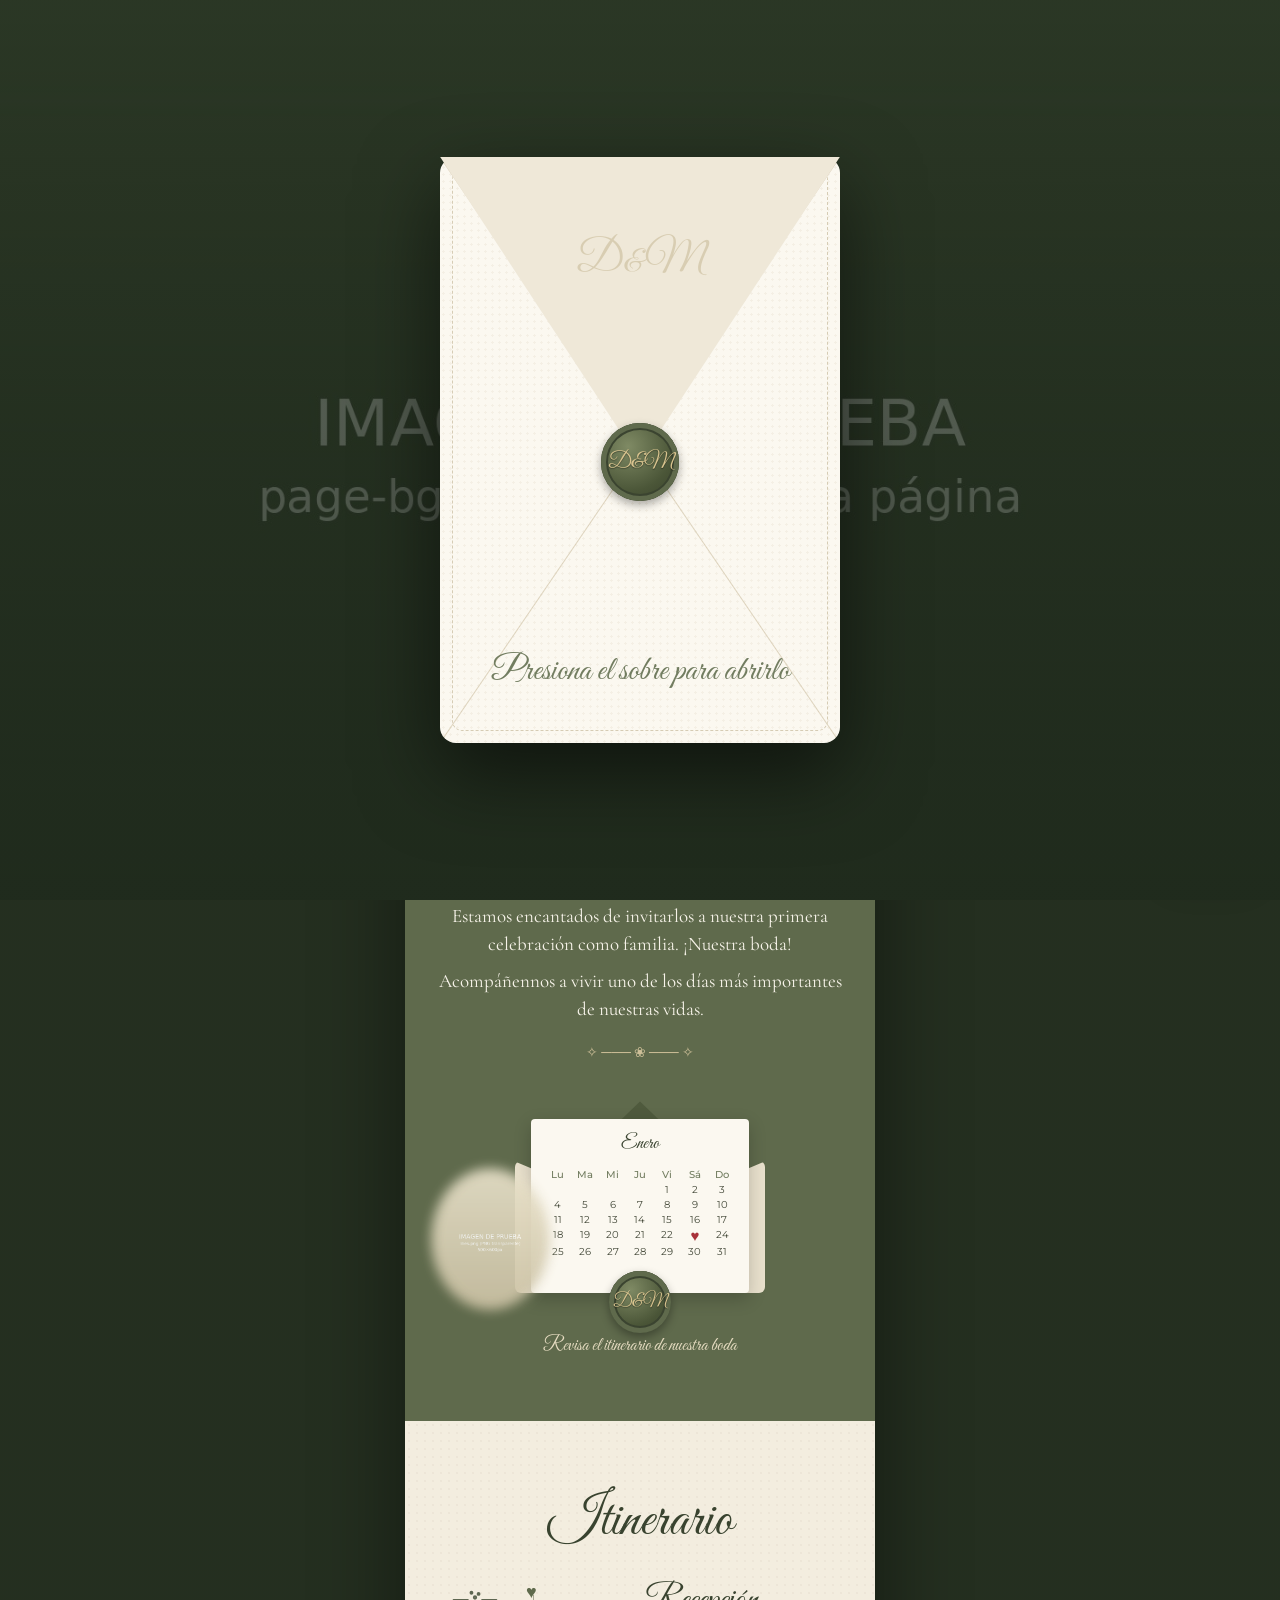
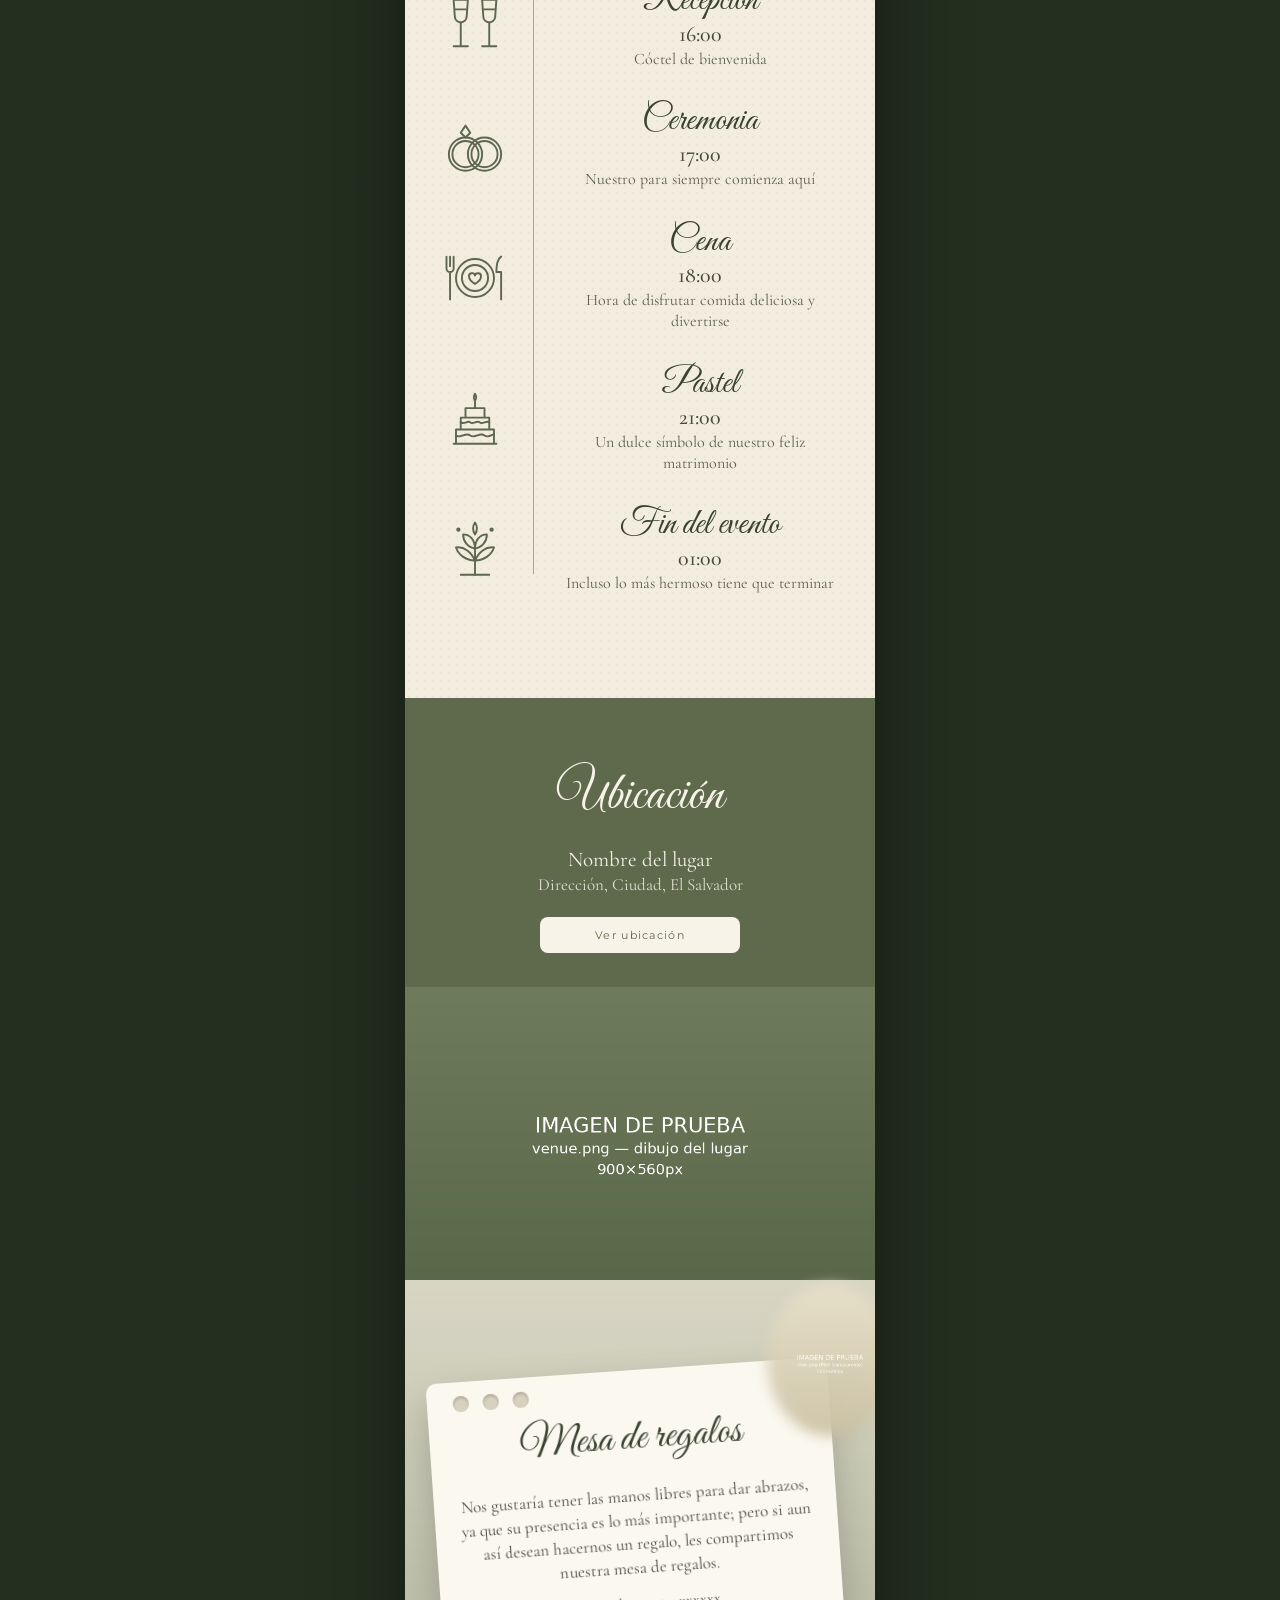
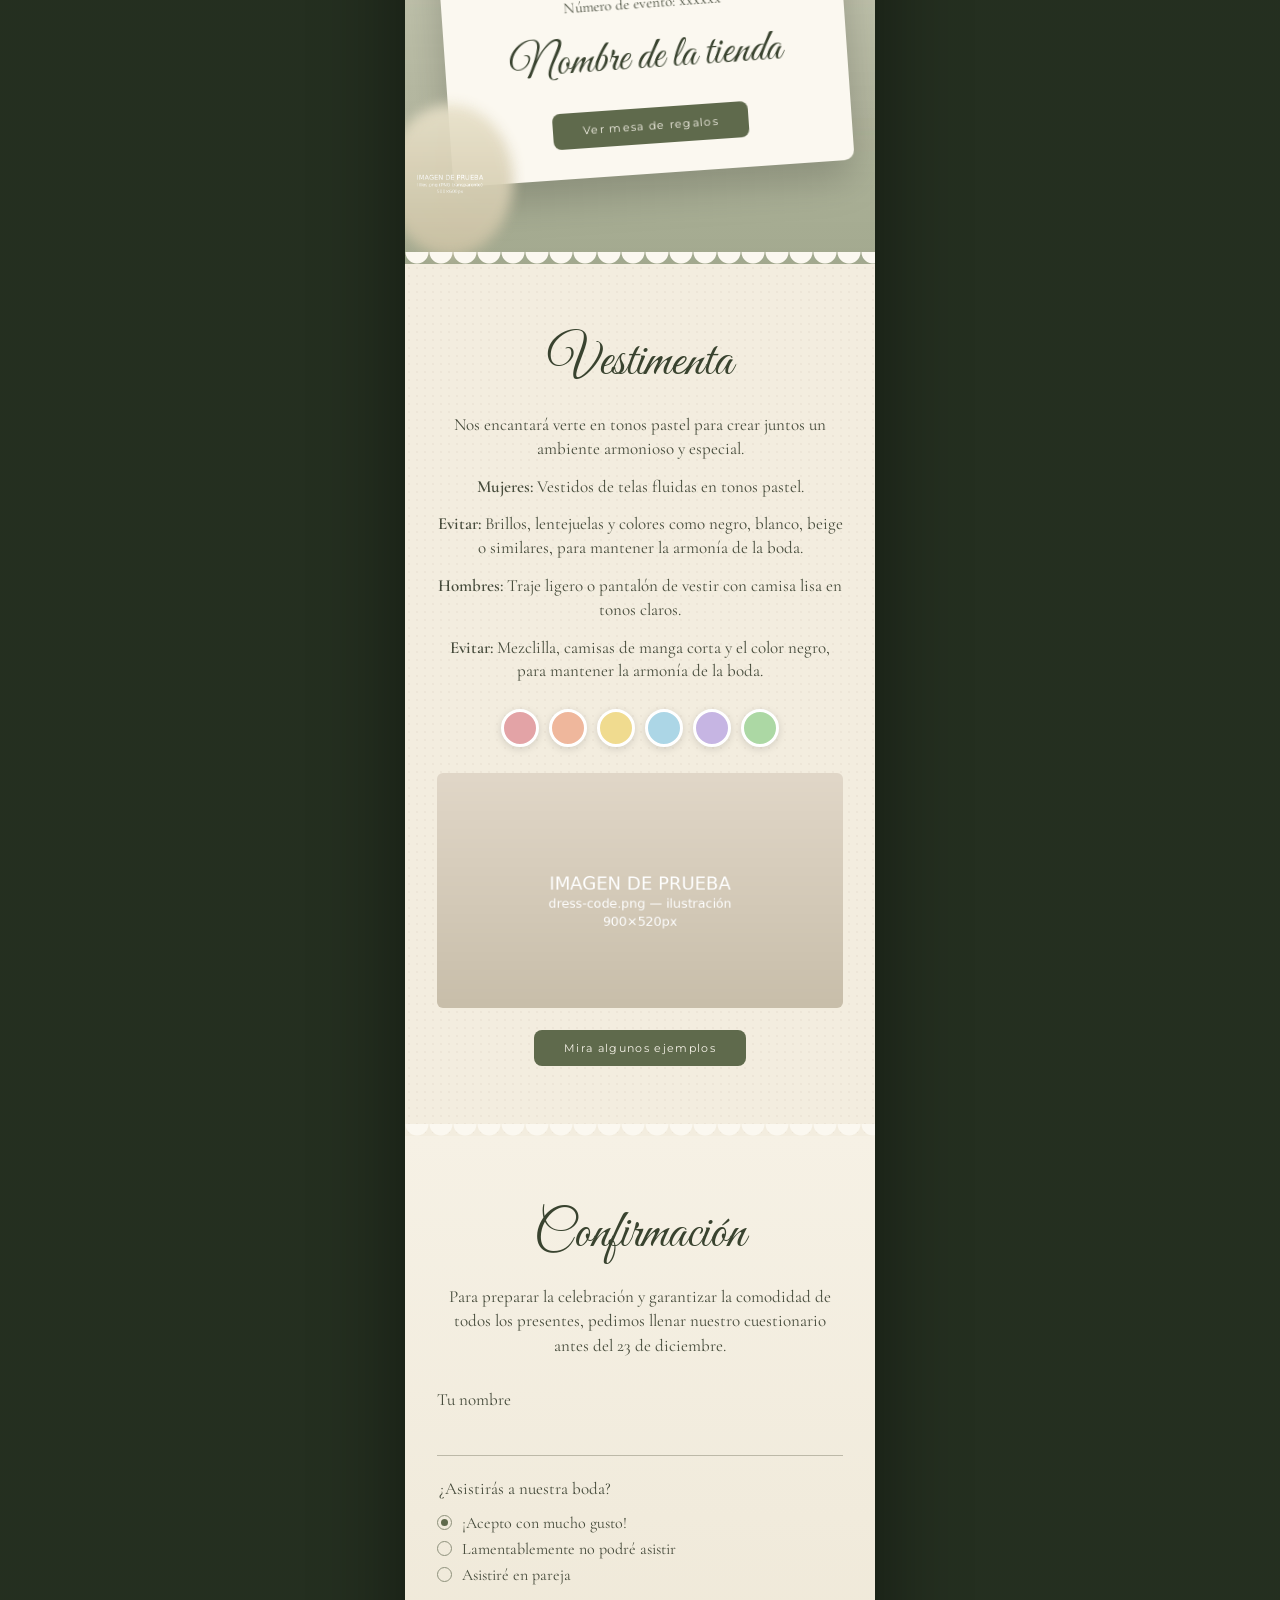
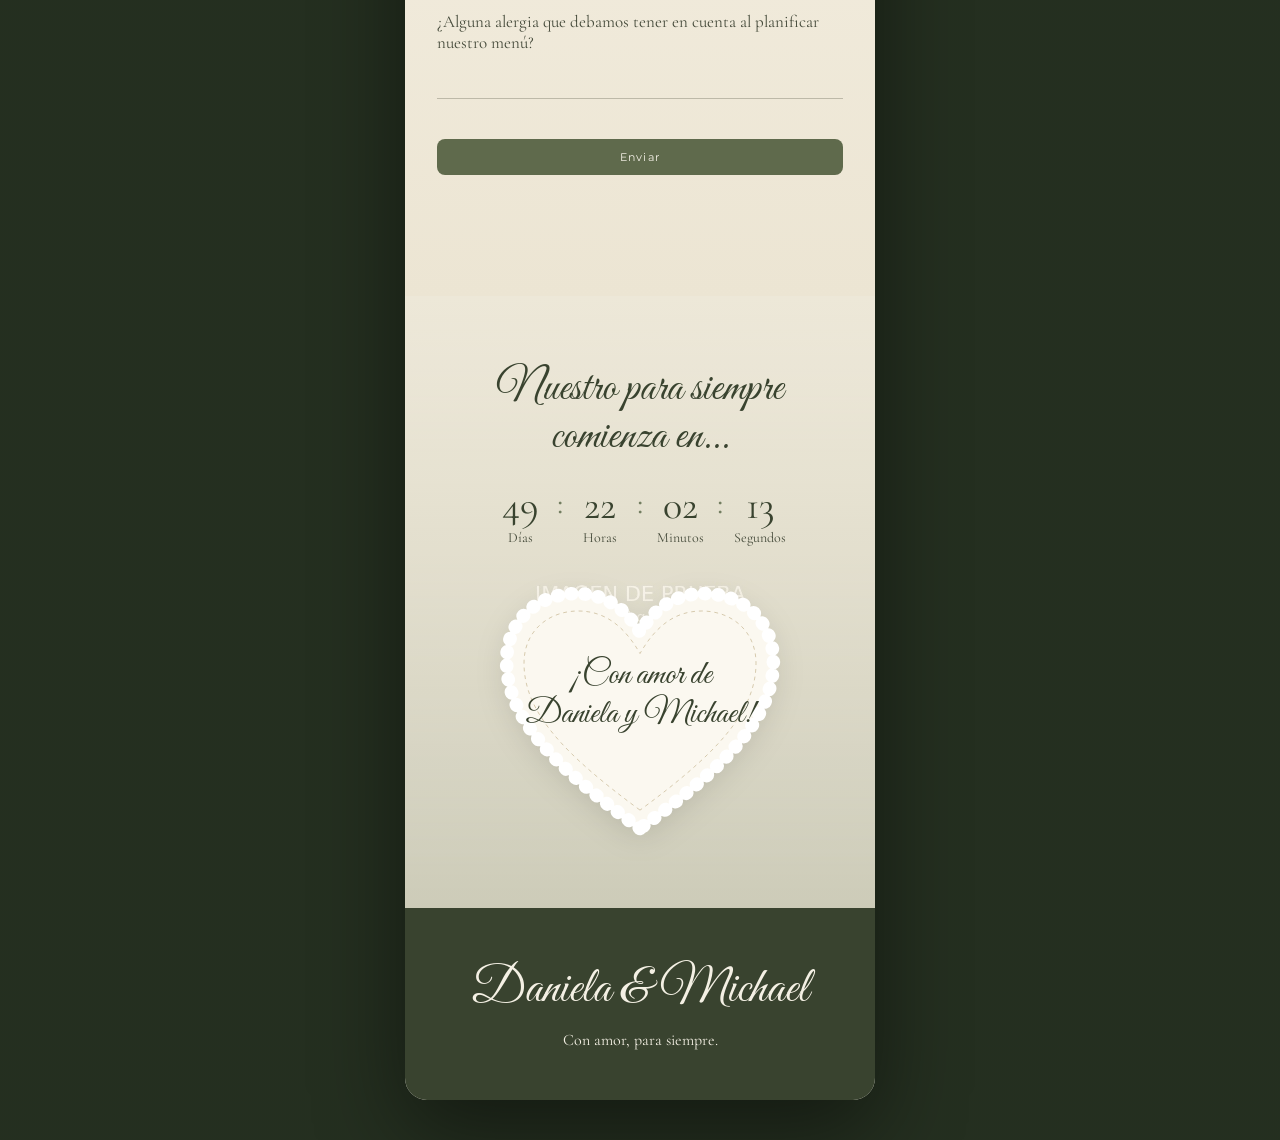
<file: index.html>
<!doctype html>
<html lang="es">
<head>
<meta charset="utf-8">
<meta name="viewport" content="width=device-width,initial-scale=1">
<meta name="theme-color" content="#4a523b">
<meta name="description" content="Una celebración de amor: Daniela y Michael">
<title>Daniela & Michael | Nuestra boda</title>
<link rel="preconnect" href="https://fonts.googleapis.com">
<link rel="preconnect" href="https://fonts.gstatic.com" crossorigin>
<link href="https://fonts.googleapis.com/css2?family=Great+Vibes&family=Cormorant+Garamond:wght@300;400;500;600&family=Montserrat:wght@300;400;500&display=swap" rel="stylesheet">
<link rel="stylesheet" href="css/styles.css">
</head>
<body class="locked">
<div class="progress" id="progress"></div>

<!-- ============ SOBRE DE ENTRADA ============ -->
<div class="envelope-screen" id="envelopeScreen">
  <button class="envelope" id="envelope" aria-label="Abrir invitación">
    <span class="env-flap"></span>
    <span class="env-monogram">D<em>&</em>M</span>
    <span class="seal"><span>D&M</span></span>
    <span class="env-text script" data-i18n="openEnvelope">Presiona el sobre para abrirlo</span>
  </button>
</div>

<button class="lang" id="lang" aria-label="Cambiar idioma">EN</button>

<main class="invite">

  <!-- ============ PORTADA ============ -->
  <section class="hero-card" id="inicio">
    <div class="reveal">
      <span class="eyebrow" data-i18n="weMarry">NOS CASAMOS</span>
      <p class="hero-date" id="heroDate">Fecha por confirmar</p>
      <h1 class="script">Daniela <em>&</em> Michael</h1>
      <div class="lace-oval">
        <img src="assets/img/couple.jpg" alt="Daniela y Michael">
      </div>
    </div>
  </section>

  <!-- ============ BIENVENIDA + CALENDARIO ============ -->
  <section class="welcome" id="historia">
    <div class="reveal">
      <div class="flourish">❦</div>
      <h2 class="script" data-i18n="welcomeTitle">¡Queridos amigos y familiares!</h2>
      <p data-i18n="welcomeText">Estamos encantados de invitarlos a nuestra primera celebración como familia. ¡Nuestra boda!</p>
      <p data-i18n="welcomeText2">Acompáñennos a vivir uno de los días más importantes de nuestras vidas.</p>
      <div class="flourish small">✧ ─── ❀ ─── ✧</div>
    </div>
    <div class="cal-wrap reveal">
      <img class="lily lily-left" src="assets/img/lilies.png" alt="">
      <div class="cal-envelope">
        <div class="calendar">
          <p class="script cal-month" id="calMonth">Mes</p>
          <div class="cal-grid" id="calGrid"></div>
        </div>
      </div>
      <span class="seal seal-sm"><span>D&M</span></span>
    </div>
    <p class="script welcome-foot reveal" data-i18n="checkItinerary">Revisa el itinerario de nuestra boda</p>
  </section>

  <!-- ============ ITINERARIO ============ -->
  <section class="itinerary paper" id="detalles">
    <h2 class="script reveal" data-i18n="itineraryTitle">Itinerario</h2>
    <div class="timeline-v2">
      <span class="tl-heart">♥</span>
      <article class="reveal"><img src="assets/icons/cocktail.svg" alt=""><div><h3 class="script" data-i18n="reception">Recepción</h3><b data-time="reception">--:--</b><p data-i18n="receptionDesc">Cóctel de bienvenida</p></div></article>
      <article class="reveal"><img src="assets/icons/rings.svg" alt=""><div><h3 class="script" data-i18n="ceremony">Ceremonia</h3><b data-time="ceremony">--:--</b><p data-i18n="ceremonyDesc">Nuestro para siempre comienza aquí</p></div></article>
      <article class="reveal"><img src="assets/icons/dinner.svg" alt=""><div><h3 class="script" data-i18n="dinner">Cena</h3><b data-time="dinner">--:--</b><p data-i18n="dinnerDesc">Hora de disfrutar comida deliciosa y divertirse</p></div></article>
      <article class="reveal"><img src="assets/icons/cake.svg" alt=""><div><h3 class="script" data-i18n="cake">Pastel</h3><b data-time="cake">--:--</b><p data-i18n="cakeDesc">Un dulce símbolo de nuestro feliz matrimonio</p></div></article>
      <article class="reveal"><img src="assets/icons/flourish.svg" alt=""><div><h3 class="script" data-i18n="end">Fin del evento</h3><b data-time="end">--:--</b><p data-i18n="endDesc">Incluso lo más hermoso tiene que terminar</p></div></article>
    </div>
  </section>

  <!-- ============ UBICACIÓN ============ -->
  <section class="location-v2">
    <div class="reveal">
      <h2 class="script" data-i18n="locationTitle">Ubicación</h2>
      <p class="venue-name" id="venueName">Lugar por anunciar</p>
      <p class="venue-address" id="venueAddress"></p>
      <a class="pill-btn light" id="mapsBtn" href="#" target="_blank" rel="noopener" data-i18n="seeLocation">Ver ubicación</a>
    </div>
    <img class="venue-art reveal" src="assets/img/venue.png" alt="Ilustración del lugar">
  </section>

  <!-- ============ MESA DE REGALOS ============ -->
  <section class="gifts lace-edge">
    <img class="lily lily-top" src="assets/img/lilies.png" alt="">
    <div class="gift-tag reveal">
      <div class="tag-holes"><i></i><i></i><i></i></div>
      <h2 class="script" data-i18n="giftsTitle">Mesa de regalos</h2>
      <p data-i18n="giftsText">Nos gustaría tener las manos libres para dar abrazos, ya que su presencia es lo más importante; pero si aun así desean hacernos un regalo, les compartimos nuestra mesa de regalos.</p>
      <p class="event-no"><span data-i18n="eventNumber">Número de evento:</span> <span id="eventNumber">xxxxxx</span></p>
      <p class="script store" id="registryStore">Tienda</p>
      <a class="pill-btn" id="registryBtn" href="#" target="_blank" rel="noopener" data-i18n="seeRegistry">Ver mesa de regalos</a>
    </div>
    <img class="lily lily-bottom" src="assets/img/lilies.png" alt="">
  </section>

  <!-- ============ VESTIMENTA ============ -->
  <section class="dress-v2 paper lace-edge">
    <div class="reveal">
      <h2 class="script" data-i18n="dressTitle">Vestimenta</h2>
      <p data-i18n="dressIntro">Nos encantará verte en tonos pastel para crear juntos un ambiente armonioso y especial.</p>
      <p><b data-i18n="women">Mujeres:</b> <span data-i18n="womenText">Vestidos de telas fluidas en tonos pastel.</span></p>
      <p><b data-i18n="avoid">Evitar:</b> <span data-i18n="womenAvoid">Brillos, lentejuelas y colores como negro, blanco, beige o similares, para mantener la armonía de la boda.</span></p>
      <p><b data-i18n="men">Hombres:</b> <span data-i18n="menText">Traje ligero o pantalón de vestir con camisa lisa en tonos claros.</span></p>
      <p><b data-i18n="avoid">Evitar:</b> <span data-i18n="menAvoid">Mezclilla, camisas de manga corta y el color negro, para mantener la armonía de la boda.</span></p>
      <div class="swatches-v2">
        <span style="--swatch:#e3a3a6"></span><span style="--swatch:#efb79c"></span><span style="--swatch:#f0db8f"></span><span style="--swatch:#acd6e6"></span><span style="--swatch:#c6b5e3"></span><span style="--swatch:#acd8a4"></span>
      </div>
      <img class="dress-art" src="assets/img/dress-code.png" alt="Ejemplos de vestimenta">
      <a class="pill-btn" id="dressBtn" href="#" target="_blank" rel="noopener" data-i18n="seeExamples">Mira algunos ejemplos</a>
    </div>
  </section>

  <!-- ============ CONFIRMACIÓN ============ -->
  <section class="rsvp-v2" id="confirmacion">
    <div class="reveal">
      <h2 class="script" data-i18n="rsvpTitle">Confirmación</h2>
      <p class="rsvp-intro"><span data-i18n="rsvpText">Para preparar la celebración y garantizar la comodidad de todos los presentes, pedimos llenar nuestro cuestionario antes del</span> <span id="rsvpDeadline">—</span>.</p>
      <form id="rsvpForm" novalidate>
        <label for="guest" data-i18n="name">Tu nombre</label>
        <input id="guest" name="guest" required autocomplete="name">

        <fieldset>
          <legend data-i18n="attend">¿Asistirás a nuestra boda?</legend>
          <label class="radio"><input type="radio" name="attendance" value="yes" checked><span data-i18n="yes">¡Acepto con mucho gusto!</span></label>
          <label class="radio"><input type="radio" name="attendance" value="no"><span data-i18n="no">Lamentablemente no podré asistir</span></label>
          <label class="radio"><input type="radio" name="attendance" value="couple"><span data-i18n="couple">Asistiré en pareja</span></label>
        </fieldset>

        <div class="plus-one" id="plusOne">
          <label for="plusName" data-i18n="plusName">Nombre de tu +1</label>
          <input id="plusName" name="plusName">
        </div>

        <label for="allergies" data-i18n="allergies">¿Alguna alergia que debamos tener en cuenta al planificar nuestro menú?</label>
        <input id="allergies" name="allergies">

        <button class="pill-btn wide" type="submit" data-i18n="send">Enviar</button>
        <p class="form-message" id="formMessage" aria-live="polite"></p>
      </form>
    </div>
  </section>

  <!-- ============ CUENTA REGRESIVA ============ -->
  <section class="countdown-v2">
    <div class="reveal">
      <h2 class="script" data-i18n="countdownTitle">Nuestro para siempre comienza en...</h2>
      <div class="countdown" id="countdown">
        <div><b id="days">--</b><small data-i18n="days">Días</small></div><i>:</i>
        <div><b id="hours">--</b><small data-i18n="hours">Horas</small></div><i>:</i>
        <div><b id="minutes">--</b><small data-i18n="minutes">Minutos</small></div><i>:</i>
        <div><b id="seconds">--</b><small data-i18n="seconds">Segundos</small></div>
      </div>
    </div>
    <div class="lace-heart reveal">
      <svg viewBox="0 0 300 270" aria-hidden="true">
        <path class="h-fill" d="M150 255C60 190 12 140 12 82 12 40 44 12 84 12c30 0 52 16 66 40 14-24 36-40 66-40 40 0 72 28 72 70 0 58-48 108-138 173z"/>
        <path class="h-lace1" d="M150 255C60 190 12 140 12 82 12 40 44 12 84 12c30 0 52 16 66 40 14-24 36-40 66-40 40 0 72 28 72 70 0 58-48 108-138 173z"/>
        <path class="h-lace2" d="M150 236C74 180 30 136 30 84 30 50 56 30 86 30c28 0 48 16 64 44 16-28 36-44 64-44 30 0 56 20 56 54 0 52-44 96-120 152z"/>
      </svg>
      <p class="script"><span data-i18n="withLove">¡Con amor de</span><br>Daniela y Michael!</p>
    </div>
  </section>

  <footer>
    <p class="script">Daniela & Michael</p>
    <span data-i18n="footer">Con amor, para siempre.</span>
  </footer>
</main>

<button id="musicToggle" class="music-toggle" aria-label="Reproducir música" title="Música"><span id="musicIcon">♫</span><span class="music-text" data-i18n="music">Música</span></button>
<audio id="backgroundMusic" src="audio/b-music/wedding-song.mp3" loop preload="none"></audio>

<script src="js/config.js"></script>
<script src="js/translations.js"></script>
<script src="js/main.js"></script>
</body>
</html>
</file>
<file: css/styles.css>
/* ===== Variables (mismas del sitio original) ===== */
:root{--forest:#39432f;--olive:#727d60;--sage:#9da88e;--cream:#f7f3e9;--paper:#f3eddf;--gold:#b49a6c;--ink:#464b3b;
  /* añadidas para el nuevo diseño */
  --moss:#5f6a4c;--lace:#fbf8f0;--heart:#a8323a}

*{box-sizing:border-box}
html{scroll-behavior:smooth}
body{margin:0;color:var(--ink);font-family:'Cormorant Garamond',serif;font-size:19px;overflow-x:hidden;
  background:linear-gradient(#1f2a1ccc,#1f2a1ccc),url('../assets/img/page-bg.jpg') center/cover fixed var(--forest)}
body.locked{overflow:hidden}
button,input,textarea,select{font:inherit}
a{color:inherit;text-decoration:none}
img{max-width:100%;display:block}
.script{font-family:'Great Vibes',cursive;font-weight:400}
.eyebrow{font:400 10px Montserrat,sans-serif;letter-spacing:.32em;line-height:1.8}
.progress{position:fixed;z-index:30;top:0;left:0;height:2px;width:0;background:var(--gold)}

/* ===== Columna tipo invitación ===== */
.invite{max-width:470px;margin:0 auto;background:var(--cream);box-shadow:0 30px 90px #0007;overflow:hidden}
@media(min-width:620px){.invite{margin:40px auto;border-radius:22px}}
.invite section{position:relative;padding:70px 32px;text-align:center}
.invite h2{font-size:52px;line-height:1.1;margin:0 0 22px;color:var(--forest)}
.paper{background:var(--paper);background-image:radial-gradient(#c3b8a922 .8px,transparent .8px);background-size:8px 8px}

/* Botones */
.pill-btn{display:inline-block;background:var(--moss);color:var(--cream);border:0;border-radius:8px;padding:11px 30px;
  font:400 11px Montserrat,sans-serif;letter-spacing:.12em;cursor:pointer;transition:background .3s,transform .3s}
.pill-btn:hover{background:var(--forest);transform:translateY(-2px)}
.pill-btn.light{background:var(--cream);color:var(--moss)}
.pill-btn.light:hover{background:#fff}
.pill-btn.wide{width:100%;margin-top:18px}

/* Idioma */
.lang{position:fixed;z-index:25;top:16px;right:16px;background:#39432fcc;border:1px solid #ffffff75;color:#fff;padding:9px 12px;
  cursor:pointer;font:11px Montserrat,sans-serif;letter-spacing:.15em;backdrop-filter:blur(8px);border-radius:6px}

/* ===== Sobre de entrada ===== */
.envelope-screen{position:fixed;inset:0;z-index:40;display:grid;place-items:center;padding:20px;
  background:linear-gradient(#1f2a1cb3,#1f2a1cd9),url('../assets/img/page-bg.jpg') center/cover var(--forest);
  transition:opacity 1s ease .9s,visibility 0s linear 1.9s}
.envelope-screen.opened{opacity:0;visibility:hidden}
.envelope{position:relative;width:min(86vw,400px);aspect-ratio:3/4.4;border:0;padding:0;cursor:pointer;perspective:1200px;
  background:
    linear-gradient(to top right,transparent calc(50% - 1px),#ddd3bd 50%,transparent calc(50% + 1px)),
    linear-gradient(to top left,transparent calc(50% - 1px),#ddd3bd 50%,transparent calc(50% + 1px)),
    radial-gradient(#d8ceb633 1px,transparent 1.2px) 0 0/7px 7px,
    var(--lace);
  border-radius:16px;box-shadow:0 30px 80px #0008;transition:transform .9s ease}
.envelope:before{content:'';position:absolute;inset:12px;border:1px dashed #d6ccb4;border-radius:10px;pointer-events:none}
.env-flap{position:absolute;inset:0 0 auto;height:52%;background:#efe8d8;clip-path:polygon(0 0,100% 0,50% 100%);
  transform-origin:top;transition:transform .9s ease;filter:drop-shadow(0 4px 6px #0002)}
.env-monogram{position:absolute;top:13%;left:0;right:0;font:44px 'Great Vibes',cursive;color:#d8cdb2}
.env-monogram em{font-style:normal;font-size:.7em;margin:0 2px}
.envelope .seal{position:absolute;left:50%;top:52%;transform:translate(-50%,-50%);transition:transform .6s ease,opacity .6s ease}
.env-text{position:absolute;bottom:9%;left:0;right:0;font-size:34px;color:var(--olive);line-height:1.1;padding:0 40px}
.envelope:hover{transform:translateY(-4px)}
.envelope-screen.opened .env-flap{transform:rotateX(180deg)}
.envelope-screen.opened .envelope .seal{transform:translate(-50%,-50%) scale(1.4);opacity:0}
.envelope-screen.opened .envelope{transform:translateY(40px) scale(.94)}

/* Sello de cera */
.seal{display:grid;place-items:center;width:78px;height:78px;border-radius:50%;
  background:radial-gradient(circle at 35% 30%,#7f8a64,#4b5638 60%,#353e28);
  box-shadow:0 4px 10px #0005,inset 0 0 0 5px #5f6a4c,inset 0 0 0 7px #3b4430}
.seal span{font:22px 'Great Vibes',cursive;color:#d9c48f;text-shadow:0 1px 1px #0006}
.seal-sm{width:62px;height:62px}
.seal-sm span{font-size:18px}

/* ===== Portada ===== */
.hero-card{color:var(--cream);background:linear-gradient(#18231680,#182316c0),url('../assets/img/hero-bg.jpg') center/cover var(--forest)}
.hero-card .eyebrow{font-size:11px}
.hero-date{font-size:21px;letter-spacing:.12em;margin:10px 0 0}
.hero-card h1{font-size:58px;margin:6px 0 34px;line-height:1.1}
.hero-card h1 em{font-style:normal;color:#e5d7b6}
.lace-oval{position:relative;width:230px;height:300px;margin:0 auto 10px;border-radius:50%;padding:10px;
  background:var(--lace);box-shadow:0 10px 30px #0006}
.lace-oval:before,.lace-oval:after{content:'';position:absolute;border-radius:50%;pointer-events:none}
.lace-oval:before{inset:-12px;border:9px dotted var(--lace)}
.lace-oval:after{inset:4px;border:1px dashed #cdbf9f}
.lace-oval img{width:100%;height:100%;object-fit:cover;border-radius:50%}

/* ===== Bienvenida + calendario ===== */
.welcome{background:var(--moss);color:var(--cream);padding-bottom:50px!important}
.welcome h2{color:var(--cream);font-size:48px;max-width:300px;margin-inline:auto}
.welcome p{font-size:19px;line-height:1.45;margin:0 0 10px}
.flourish{font-size:34px;color:#cdbf98;margin-bottom:10px}
.flourish.small{font-size:14px;margin:22px 0 0}
.cal-wrap{position:relative;width:250px;margin:40px auto 0;padding-bottom:40px}
.cal-envelope{position:relative;padding:18px 16px 0}
.cal-envelope:before{content:'';position:absolute;inset:60px 0 0;background:#e9e1cd;border-radius:6px;
  clip-path:polygon(0 0,50% 40%,100% 0,100% 100%,0 100%)}
.cal-envelope:after{content:'';position:absolute;inset:0 0 auto;height:120px;background:#4f5a3d;clip-path:polygon(0 100%,50% 0,100% 100%);z-index:-1}
.calendar{position:relative;background:var(--lace);color:var(--ink);border-radius:4px;padding:12px 14px 36px;box-shadow:0 6px 18px #0003}
.cal-month{font-size:34px;margin:0 0 6px;color:var(--forest)}
.cal-grid{display:grid;grid-template-columns:repeat(7,1fr);gap:4px 2px;font:400 9.5px Montserrat,sans-serif}
.cal-grid .dow{color:var(--olive);font-weight:500}
.cal-grid .wed{color:var(--heart);font-size:15px;line-height:.9}
.cal-wrap .seal{position:absolute;left:50%;bottom:0;transform:translateX(-50%)}
.lily{position:absolute;pointer-events:none;width:140px}
.lily-left{left:-95px;bottom:10px;z-index:2}
.welcome-foot{font-size:30px;margin:20px 0 0;color:#e6dcc1}

/* ===== Itinerario ===== */
.itinerary h2{font-size:56px}
.timeline-v2{position:relative;margin-top:30px}
.timeline-v2:before{content:'';position:absolute;top:12px;bottom:20px;left:96px;width:1px;background:#a7a690}
.tl-heart{position:absolute;left:89px;top:0;color:var(--moss);font-size:18px;line-height:1}
.timeline-v2 article{display:grid;grid-template-columns:76px 1fr;gap:44px;align-items:center;margin-bottom:34px}
.timeline-v2 img{width:76px;height:76px;object-fit:contain}
.timeline-v2 h3{font-size:36px;margin:0;color:var(--forest);line-height:1}
.timeline-v2 b{display:block;font-weight:500;font-size:22px;margin:2px 0}
.timeline-v2 p{margin:0;font-size:16px;line-height:1.3;color:#5a5f4c}

/* ===== Ubicación ===== */
.location-v2{background:var(--moss);color:var(--cream);padding-bottom:0!important}
.location-v2 h2{color:var(--cream)}
.venue-name{font-size:21px;margin:0}
.venue-address{font-size:17px;margin:2px 0 22px;opacity:.85}
.location-v2 .pill-btn{min-width:200px}
.venue-art{margin:34px -32px 0;width:calc(100% + 64px);max-width:none}

/* ===== Mesa de regalos ===== */
.gifts{background:linear-gradient(#f3eddf66,#f3eddf33),url('../assets/img/gift-bg.jpg') center/cover var(--paper);padding:90px 34px!important}
.gift-tag{position:relative;z-index:1;background:var(--lace);border-radius:10px;padding:46px 26px 30px;transform:rotate(-4deg);
  box-shadow:0 18px 40px #0003}
.tag-holes{position:absolute;top:14px;left:26px;display:flex;gap:14px}
.tag-holes i{width:16px;height:16px;border-radius:50%;background:#d7d1c0;box-shadow:inset 0 2px 3px #0003}
.gift-tag h2{font-size:42px}
.gift-tag p{font-size:17px;line-height:1.4;margin:0 0 14px}
.event-no{font-size:15px!important}
.store{font-size:44px!important;color:var(--forest);margin:8px 0 18px!important}
.lily-top{top:-10px;right:-30px;width:150px;z-index:2}
.lily-bottom{bottom:-6px;left:-30px;width:150px;z-index:2}

/* ===== Vestimenta ===== */
.dress-v2 p{font-size:17px;line-height:1.4;margin:0 0 14px}
.dress-v2 b{font-weight:600}
.swatches-v2{display:flex;justify-content:center;gap:10px;margin:26px 0}
.swatches-v2 span{width:38px;height:38px;border-radius:50%;background:var(--swatch);border:3px solid #fff;box-shadow:0 2px 8px #0002}
.dress-art{margin:0 auto 22px;border-radius:6px}

/* Borde de encaje (festón) */
.lace-edge:after{content:'';position:absolute;left:0;right:0;bottom:-12px;height:24px;z-index:3;
  background:radial-gradient(circle at 12px 0,var(--lace) 11px,transparent 12px) 0 0/24px 24px repeat-x,
             radial-gradient(circle at 12px 4px,#d9cfb8 1.6px,transparent 2px) 0 0/24px 24px repeat-x}

/* ===== Confirmación ===== */
.rsvp-v2{background:linear-gradient(#f6f1e5,#ece5d3);text-align:left!important}
.rsvp-v2 h2{text-align:center}
.rsvp-intro{font-size:17px;line-height:1.45;text-align:center;margin:0 0 30px}
.rsvp-v2 form{display:flex;flex-direction:column;gap:6px}
.rsvp-v2 label,.rsvp-v2 legend{font-size:17px}
.rsvp-v2 input:not([type=radio]){width:100%;background:transparent;border:0;border-bottom:1px solid #bdb9a8;padding:8px 4px;outline:0;
  color:var(--forest);margin-bottom:16px;border-radius:0}
.rsvp-v2 input:focus{border-color:var(--olive)}
.rsvp-v2 fieldset{border:0;padding:0;margin:0 0 14px}
.rsvp-v2 legend{margin-bottom:8px}
.radio{display:flex;align-items:center;gap:10px;margin:6px 0;cursor:pointer;font-size:16px!important}
.radio input{appearance:none;width:15px;height:15px;border:1px solid #8d907b;border-radius:50%;margin:0;display:grid;place-items:center}
.radio input:checked:before{content:'';width:7px;height:7px;border-radius:50%;background:var(--moss)}
.plus-one{display:none}
.plus-one.show{display:block}
.form-message{font-size:15px;color:var(--olive);text-align:center;min-height:1em}

/* ===== Cuenta regresiva ===== */
.countdown-v2{background:linear-gradient(#f3eddfcc,#f3eddf88),url('../assets/img/countdown-bg.jpg') center/cover var(--paper);padding-bottom:60px!important}
.countdown-v2 h2{font-size:44px}
.countdown{display:flex;justify-content:center;align-items:flex-start;gap:8px;margin:10px 0 36px}
.countdown div{display:flex;flex-direction:column;gap:4px;min-width:58px}
.countdown b{font-weight:400;font-size:40px;line-height:1;color:var(--forest)}
.countdown i{font-style:normal;font-size:32px;color:var(--olive);line-height:1.1}
.countdown small{font-size:14px}
.lace-heart{position:relative;width:290px;margin:0 auto}
.lace-heart svg{width:100%;overflow:visible}
.h-fill{fill:var(--lace);filter:drop-shadow(0 8px 16px #0002)}
.h-lace1{fill:none;stroke:#fff;stroke-width:14;stroke-dasharray:1 13;stroke-linecap:round}
.h-lace2{fill:none;stroke:#d5c9ac;stroke-width:1;stroke-dasharray:4 4}
.lace-heart p{position:absolute;inset:28% 0 auto;margin:0;font-size:34px;line-height:1.15;color:var(--forest)}

/* ===== Pie ===== */
footer{background:var(--forest);text-align:center;color:#f4f0e4;padding:50px 20px}
footer .script{font-size:50px;margin:0 0 6px}
footer span{font-size:16px}

/* ===== Música ===== */
.music-toggle{position:fixed;z-index:20;bottom:20px;right:20px;border:1px solid #ffffff8a;border-radius:100px;background:#39432feb;color:#fff;
  display:flex;align-items:center;gap:9px;padding:12px 16px;box-shadow:0 6px 30px #0003;cursor:pointer;backdrop-filter:blur(10px);transition:transform .3s}
.music-toggle:hover{transform:translateY(-3px)}
.music-toggle.playing #musicIcon{animation:pulse 1.4s infinite}
.music-text{font:10px Montserrat,sans-serif;letter-spacing:.08em}
@keyframes pulse{50%{opacity:.4}}

/* ===== Animaciones ===== */
.reveal{opacity:0;transform:translateY(38px);filter:blur(6px);transition:opacity 1s ease,transform 1s ease,filter 1s ease}
.reveal.visible{opacity:1;transform:translateY(0);filter:blur(0)}
.gift-tag.reveal.visible{transform:rotate(-4deg)}

@media(max-width:470px){
  .invite section{padding:60px 22px}
  .lily-left{left:-60px;width:110px}
  .timeline-v2 article{grid-template-columns:60px 1fr;gap:34px}
  .timeline-v2 img{width:60px;height:60px}
  .timeline-v2:before{left:77px}.tl-heart{left:70px}
  .venue-art{margin-inline:-22px;width:calc(100% + 44px)}
  .countdown div{min-width:50px}.countdown b{font-size:34px}
  .music-text{display:none}
  .music-toggle{right:14px;bottom:14px;width:48px;height:48px;justify-content:center;padding:0}
}
@media(prefers-reduced-motion:reduce){*,*:before,*:after{scroll-behavior:auto!important;animation:none!important;transition:none!important}.reveal{opacity:1;transform:none;filter:none}}
</file>
